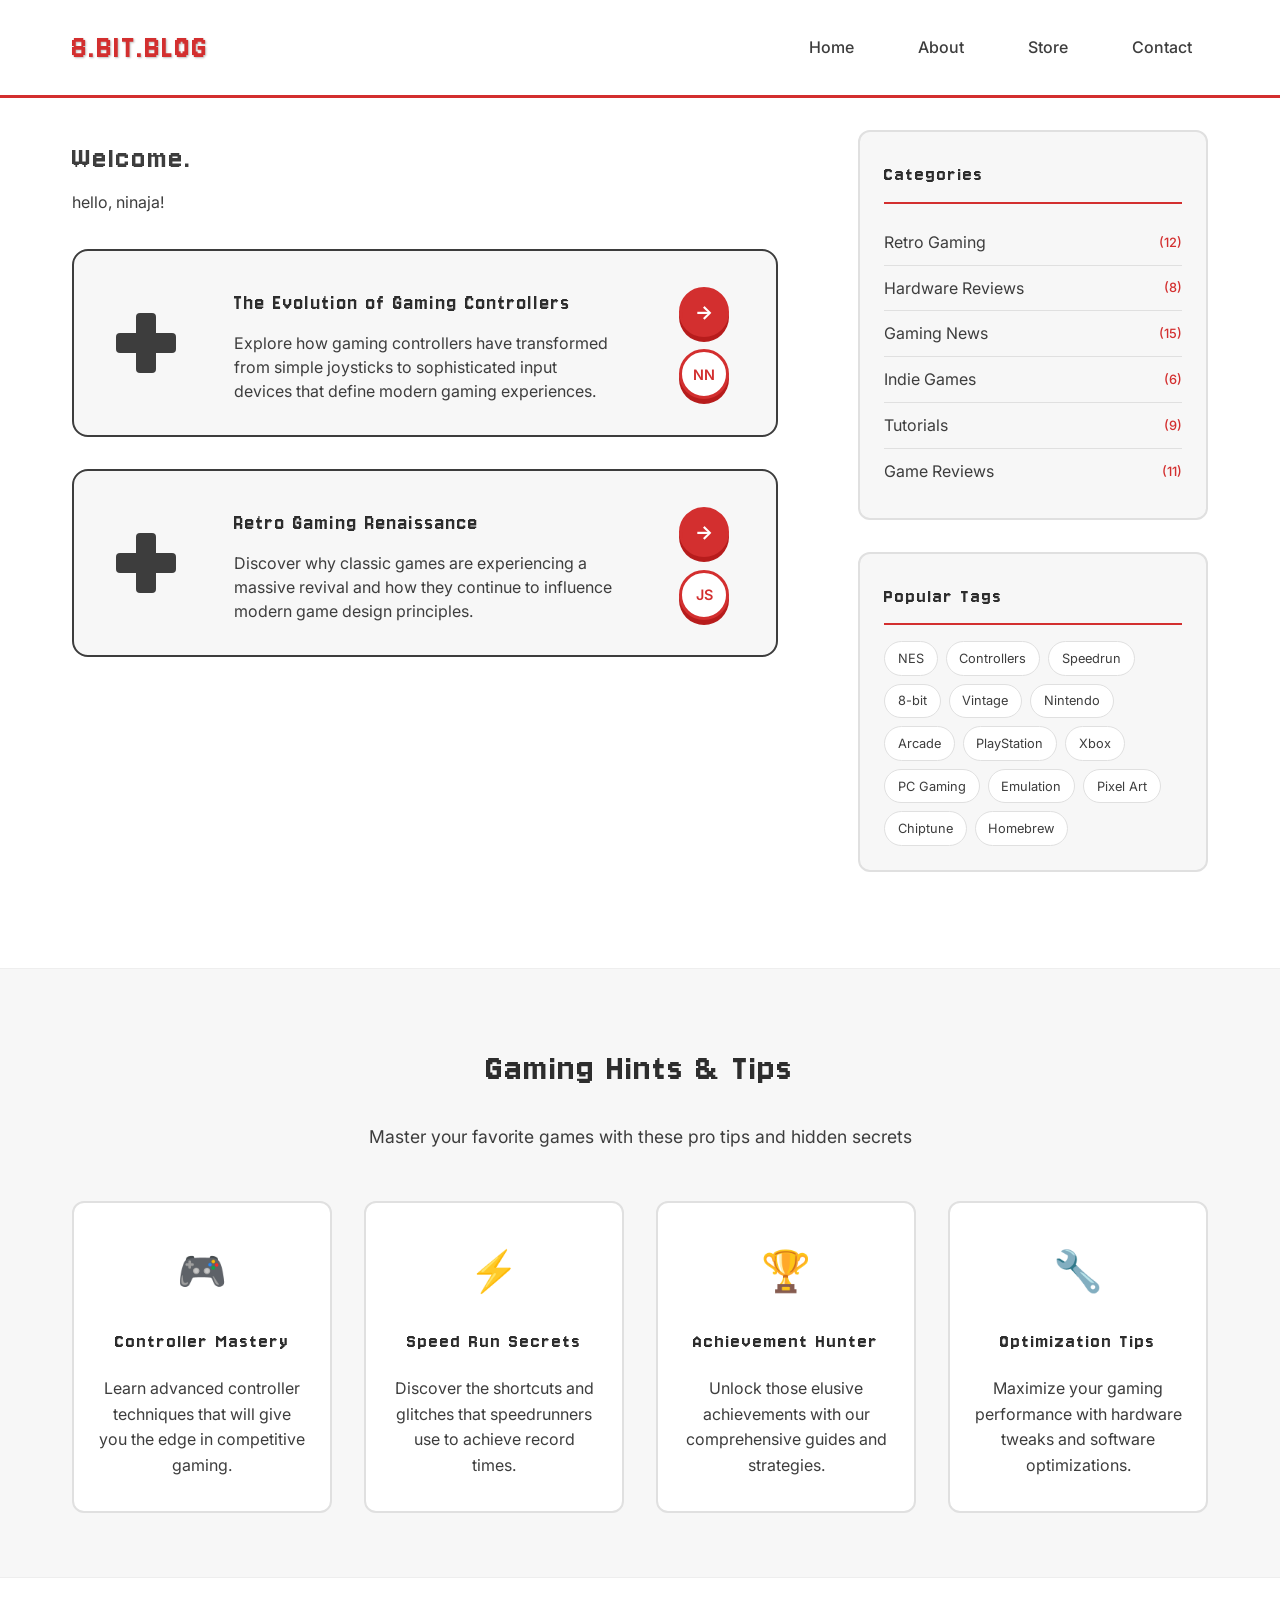
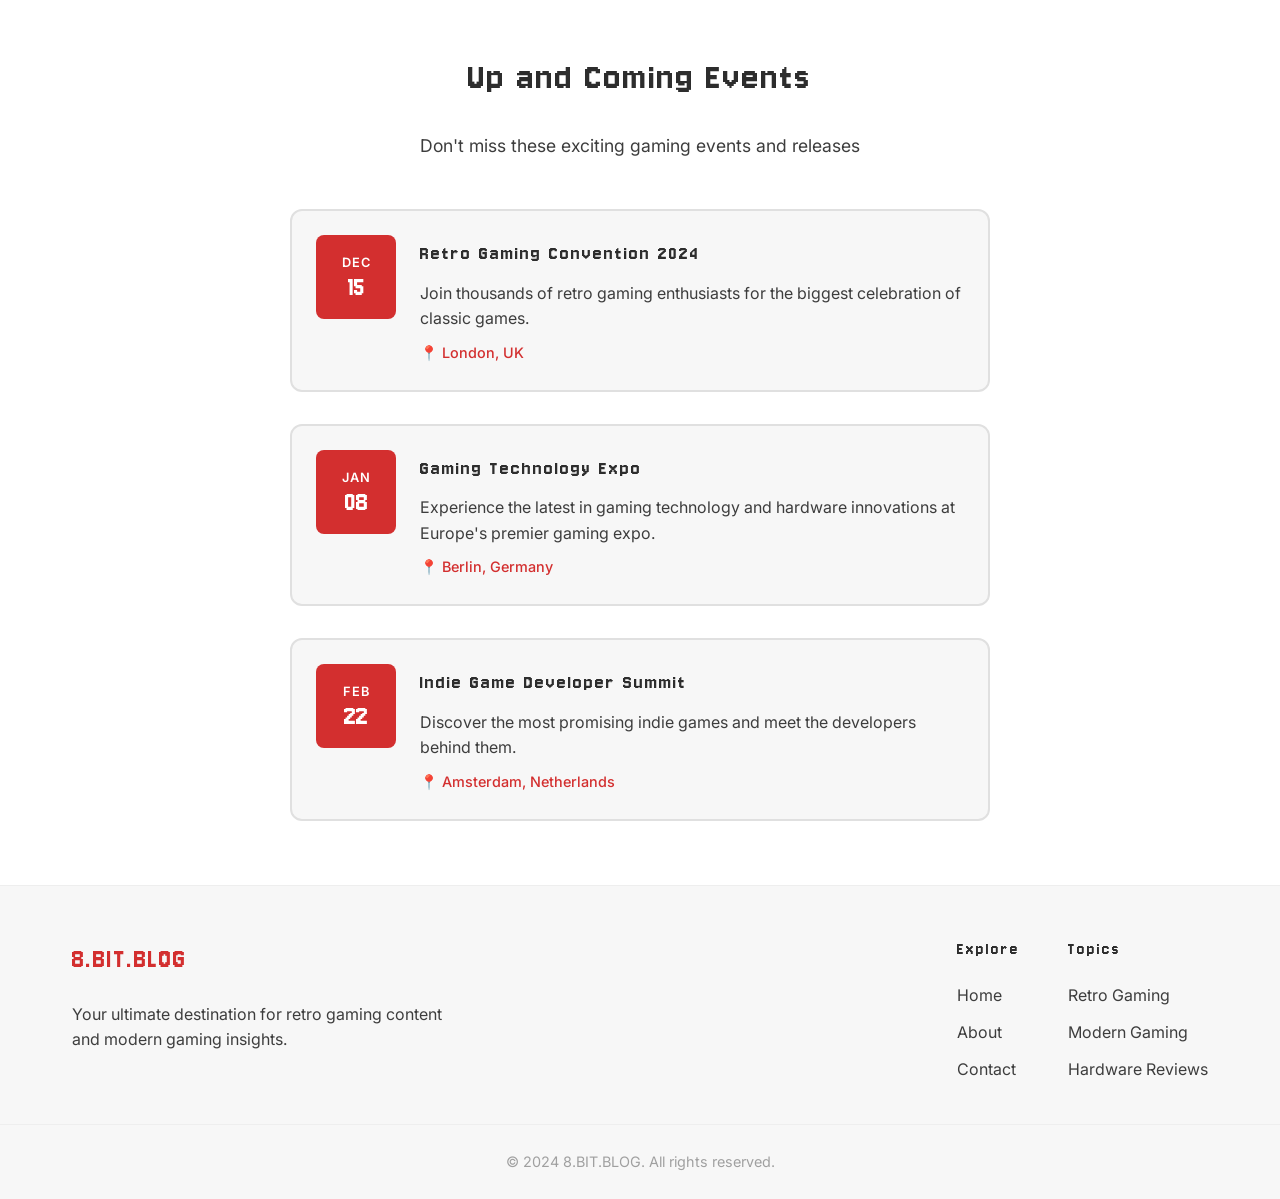
<file: index.html>
<html lang="en">

<head>
  <meta charset="UTF-8" />
  <meta name="viewport" content="width=device-width, initial-scale=1.0" />
  <title>8.BIT.BLOG - Nostalgic Gaming Experience</title>
  <link rel="stylesheet" href="assets/styles.css" />
</head>

<body>
  <nav class="navbar">
    <div class="nav-container">
      <a href="index.html" class="nav-logo">8.BIT.BLOG</a>
      <ul class="nav-links">
        <li><a href="index.html">Home</a></li>
        <li><a href="about.html">About</a></li>
        <li><a href="store.html">Store</a></li>
        <li><a href="contact.html">Contact</a></li>
      </ul>
    </div>
  </nav>

  <div class="content">
    <div class="main-layout">
      <!-- Left Column - Blog Content -->
      <div class="blog-section">
        <h1>Welcome.</h1>
        <p>
          hello, ninaja!
        </p>

        <!-- NES Gamepad Card Template -->
        <div class="gamepad-card">
          <div class="card-left">
            <div class="dpad">
              <div class="dpad-vertical"></div>
              <div class="dpad-horizontal"></div>
            </div>
          </div>

          <div class="card-content">
            <h3>The Evolution of Gaming Controllers</h3>
            <p>
              Explore how gaming controllers have transformed from simple
              joysticks to sophisticated input devices that define modern
              gaming experiences.
            </p>
          </div>

          <div class="card-right">
            <div class="action-buttons">
              <button class="action-btn read-more" title="Read More">
                <span class="arrow">→</span>
              </button>
              <button class="action-btn author-btn" title="Author">
                <span class="initials">NN</span>
              </button>
            </div>
          </div>
        </div>

        <!-- Second Card -->
        <div class="gamepad-card">
          <div class="card-left">
            <div class="dpad">
              <div class="dpad-vertical"></div>
              <div class="dpad-horizontal"></div>
            </div>
          </div>

          <div class="card-content">
            <h3>Retro Gaming Renaissance</h3>
            <p>
              Discover why classic games are experiencing a massive revival
              and how they continue to influence modern game design
              principles.
            </p>
          </div>

          <div class="card-right">
            <div class="action-buttons">
              <button class="action-btn read-more" title="Read More">
                <span class="arrow">→</span>
              </button>
              <button class="action-btn author-btn" title="Author">
                <span class="initials">JS</span>
              </button>
            </div>
          </div>
        </div>
      </div>
      <!-- End of Left Column -->

      <!-- Right Column - Tags and Categories -->
      <div class="sidebar-section">
        <!-- Categories -->
        <div class="sidebar-widget">
          <h3>Categories</h3>
          <ul class="category-list">
            <li><a href="#" class="category-item">Retro Gaming <span class="count">(12)</span></a></li>
            <li><a href="#" class="category-item">Hardware Reviews <span class="count">(8)</span></a></li>
            <li><a href="#" class="category-item">Gaming News <span class="count">(15)</span></a></li>
            <li><a href="#" class="category-item">Indie Games <span class="count">(6)</span></a></li>
            <li><a href="#" class="category-item">Tutorials <span class="count">(9)</span></a></li>
            <li><a href="#" class="category-item">Game Reviews <span class="count">(11)</span></a></li>
          </ul>
        </div>

        <!-- Tags -->
        <div class="sidebar-widget">
          <h3>Popular Tags</h3>
          <div class="tag-cloud">
            <a href="#" class="tag">NES</a>
            <a href="#" class="tag">Controllers</a>
            <a href="#" class="tag">Speedrun</a>
            <a href="#" class="tag">8-bit</a>
            <a href="#" class="tag">Vintage</a>
            <a href="#" class="tag">Nintendo</a>
            <a href="#" class="tag">Arcade</a>
            <a href="#" class="tag">PlayStation</a>
            <a href="#" class="tag">Xbox</a>
            <a href="#" class="tag">PC Gaming</a>
            <a href="#" class="tag">Emulation</a>
            <a href="#" class="tag">Pixel Art</a>
            <a href="#" class="tag">Chiptune</a>
            <a href="#" class="tag">Homebrew</a>
          </div>
        </div>

      </div>
    </div>
  </div>

  <!-- Gaming Hints Section - Full Width -->
  <div class="hints-section">
    <div class="hints-container">
      <h2>Gaming Hints & Tips</h2>
      <p class="hints-subtitle">
        Master your favorite games with these pro tips and hidden secrets
      </p>

      <div class="hints-grid">
        <div class="hint-card">
          <div class="hint-icon">🎮</div>
          <h3>Controller Mastery</h3>
          <p>
            Learn advanced controller techniques that will give you the edge
            in competitive gaming.
          </p>
        </div>

        <div class="hint-card">
          <div class="hint-icon">⚡</div>
          <h3>Speed Run Secrets</h3>
          <p>
            Discover the shortcuts and glitches that speedrunners use to
            achieve record times.
          </p>
        </div>

        <div class="hint-card">
          <div class="hint-icon">🏆</div>
          <h3>Achievement Hunter</h3>
          <p>
            Unlock those elusive achievements with our comprehensive guides
            and strategies.
          </p>
        </div>

        <div class="hint-card">
          <div class="hint-icon">🔧</div>
          <h3>Optimization Tips</h3>
          <p>
            Maximize your gaming performance with hardware tweaks and software
            optimizations.
          </p>
        </div>
      </div>
    </div>
  </div>

  <!-- Up and Coming Events Section -->
  <div class="events-section">
    <div class="events-container">
      <h2>Up and Coming Events</h2>
      <p class="events-subtitle">Don't miss these exciting gaming events and releases</p>

      <div class="events-timeline">
        <div class="event-item">
          <div class="event-date">
            <span class="month">DEC</span>
            <span class="day">15</span>
          </div>
          <div class="event-content">
            <h3>Retro Gaming Convention 2024</h3>
            <p>Join thousands of retro gaming enthusiasts for the biggest celebration of classic games.</p>
            <span class="event-location">📍 London, UK</span>
          </div>
        </div>

        <div class="event-item">
          <div class="event-date">
            <span class="month">JAN</span>
            <span class="day">08</span>
          </div>
          <div class="event-content">
            <h3>Gaming Technology Expo</h3>
            <p>Experience the latest in gaming technology and hardware innovations at Europe's premier gaming expo.</p>
            <span class="event-location">📍 Berlin, Germany</span>
          </div>
        </div>

        <div class="event-item">
          <div class="event-date">
            <span class="month">FEB</span>
            <span class="day">22</span>
          </div>
          <div class="event-content">
            <h3>Indie Game Developer Summit</h3>
            <p>Discover the most promising indie games and meet the developers behind them.</p>
            <span class="event-location">📍 Amsterdam, Netherlands</span>
          </div>
        </div>
      </div>
    </div>
  </div>

  <footer class="footer">
    <div class="footer-container">
      <div class="footer-brand">
        <h3>8.BIT.BLOG</h3>
        <p>
          Your ultimate destination for retro gaming content and modern gaming
          insights.
        </p>
      </div>

      <div class="footer-links">
        <div class="footer-section">
          <h4>Explore</h4>
          <ul>
            <li><a href="index.html">Home</a></li>
            <li><a href="about.html">About</a></li>
            <li><a href="contact.html">Contact</a></li>
          </ul>
        </div>

        <div class="footer-section">
          <h4>Topics</h4>
          <ul>
            <li><a href="#">Retro Gaming</a></li>
            <li><a href="#">Modern Gaming</a></li>
            <li><a href="#">Hardware Reviews</a></li>
          </ul>
        </div>
      </div>
    </div>

    <div class="footer-bottom">
      <p>&copy; 2024 8.BIT.BLOG. All rights reserved.</p>
    </div>
  </footer>
</body>

</html>
</file>
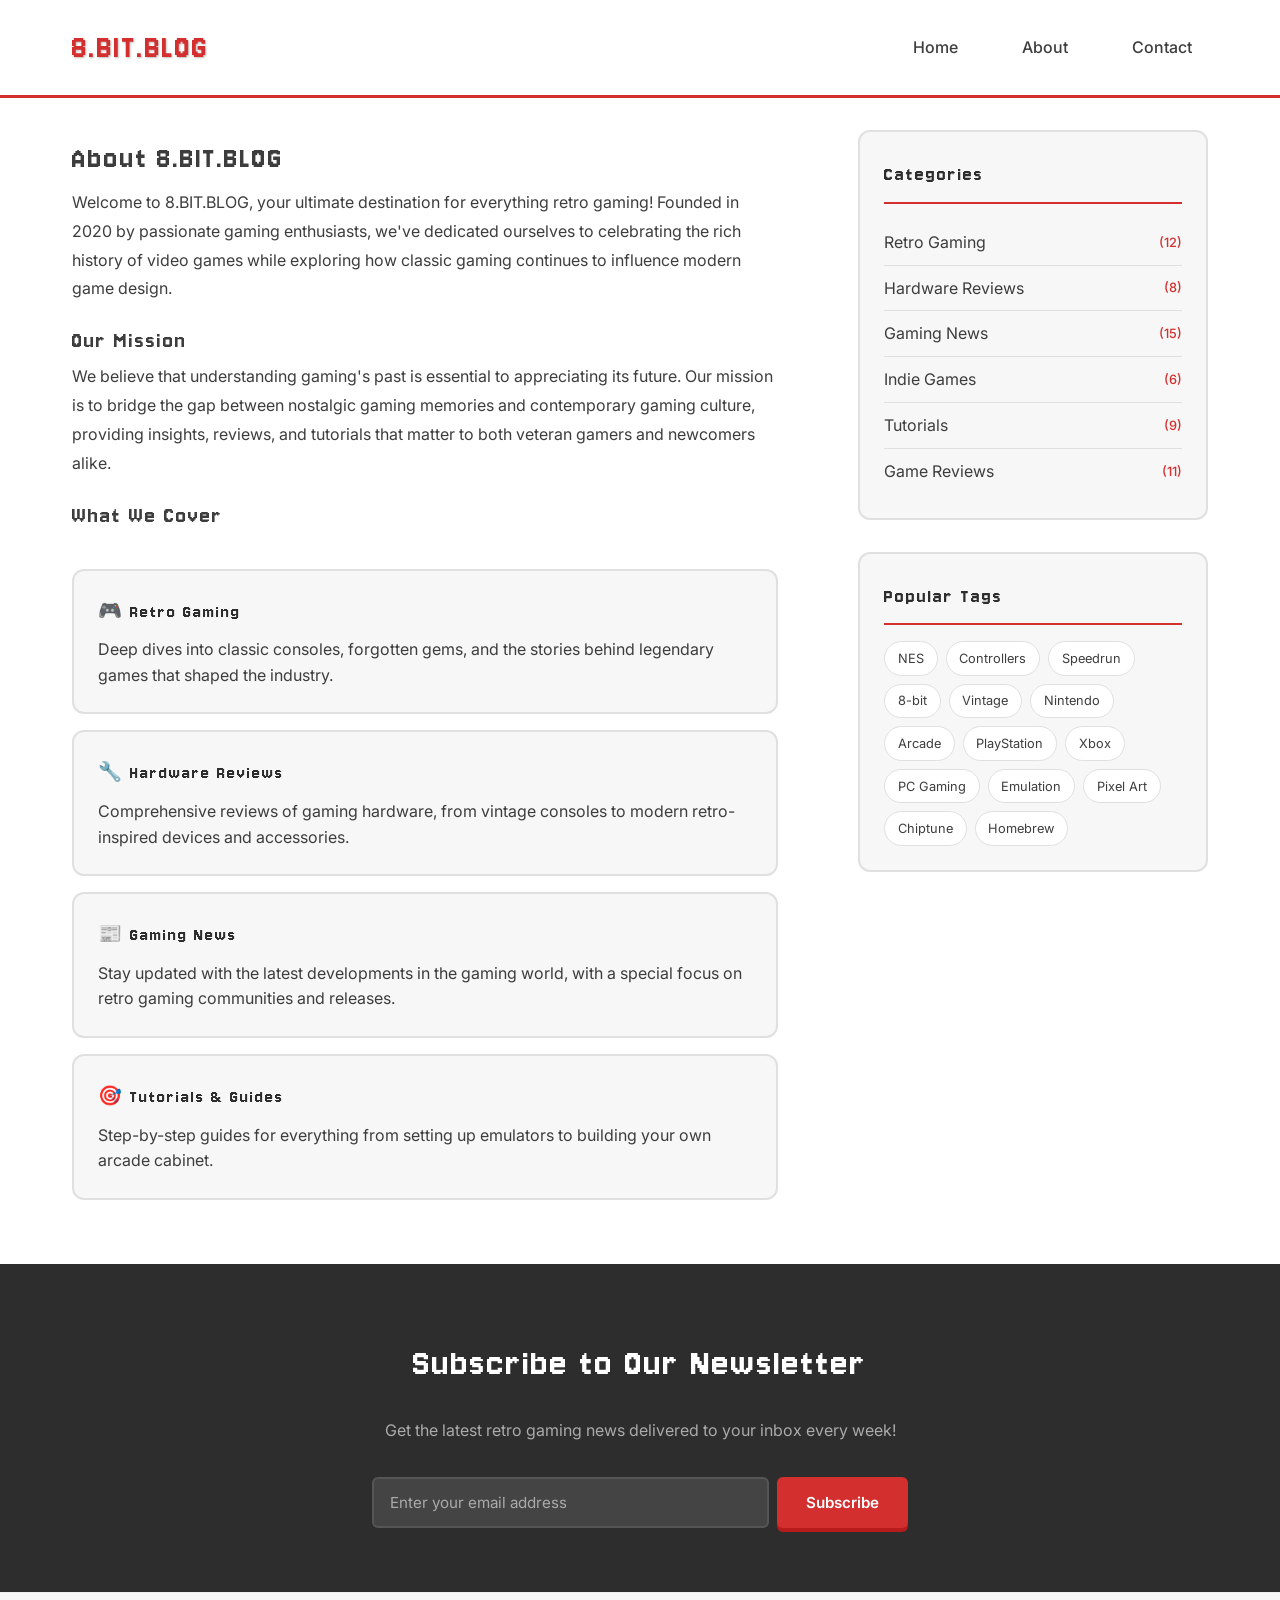
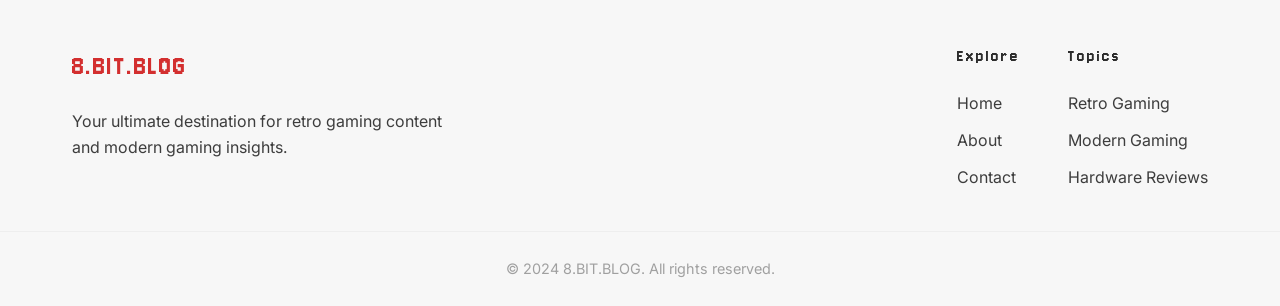
<file: about.html>
<html lang="en">
  <head>
    <meta charset="UTF-8" />
    <meta name="viewport" content="width=device-width, initial-scale=1.0" />
    <title>About - 8.BIT.BLOG</title>
    <link rel="stylesheet" href="assets/styles.css" />
  </head>
  <body>
    <nav class="navbar">
      <div class="nav-container">
        <a href="index.html" class="nav-logo">8.BIT.BLOG</a>
        <ul class="nav-links">
          <li><a href="index.html">Home</a></li>
          <li><a href="about.html">About</a></li>
          <li><a href="contact.html">Contact</a></li>
        </ul>
      </div>
    </nav>

    <div class="content">
      <div class="main-layout">
        <!-- Left Column - About Content -->
        <div class="blog-section">
          <h1>About 8.BIT.BLOG</h1>
          <p>
            Welcome to 8.BIT.BLOG, your ultimate destination for everything
            retro gaming! Founded in 2020 by passionate gaming enthusiasts,
            we've dedicated ourselves to celebrating the rich history of video
            games while exploring how classic gaming continues to influence
            modern game design.
          </p>

          <h2>Our Mission</h2>
          <p>
            We believe that understanding gaming's past is essential to
            appreciating its future. Our mission is to bridge the gap between
            nostalgic gaming memories and contemporary gaming culture, providing
            insights, reviews, and tutorials that matter to both veteran gamers
            and newcomers alike.
          </p>

          <h2>What We Cover</h2>
          <div class="about-topics">
            <div class="topic-item">
              <h3>🎮 Retro Gaming</h3>
              <p>
                Deep dives into classic consoles, forgotten gems, and the
                stories behind legendary games that shaped the industry.
              </p>
            </div>

            <div class="topic-item">
              <h3>🔧 Hardware Reviews</h3>
              <p>
                Comprehensive reviews of gaming hardware, from vintage consoles
                to modern retro-inspired devices and accessories.
              </p>
            </div>

            <div class="topic-item">
              <h3>📰 Gaming News</h3>
              <p>
                Stay updated with the latest developments in the gaming world,
                with a special focus on retro gaming communities and releases.
              </p>
            </div>

            <div class="topic-item">
              <h3>🎯 Tutorials & Guides</h3>
              <p>
                Step-by-step guides for everything from setting up emulators to
                building your own arcade cabinet.
              </p>
            </div>
          </div>
        </div>

        <!-- Right Column - Sidebar -->
        <div class="sidebar-section">
          <!-- Categories -->
          <div class="sidebar-widget">
            <h3>Categories</h3>
            <ul class="category-list">
              <li>
                <a href="#" class="category-item"
                  >Retro Gaming <span class="count">(12)</span></a
                >
              </li>
              <li>
                <a href="#" class="category-item"
                  >Hardware Reviews <span class="count">(8)</span></a
                >
              </li>
              <li>
                <a href="#" class="category-item"
                  >Gaming News <span class="count">(15)</span></a
                >
              </li>
              <li>
                <a href="#" class="category-item"
                  >Indie Games <span class="count">(6)</span></a
                >
              </li>
              <li>
                <a href="#" class="category-item"
                  >Tutorials <span class="count">(9)</span></a
                >
              </li>
              <li>
                <a href="#" class="category-item"
                  >Game Reviews <span class="count">(11)</span></a
                >
              </li>
            </ul>
          </div>

          <!-- Tags -->
          <div class="sidebar-widget">
            <h3>Popular Tags</h3>
            <div class="tag-cloud">
              <a href="#" class="tag">NES</a>
              <a href="#" class="tag">Controllers</a>
              <a href="#" class="tag">Speedrun</a>
              <a href="#" class="tag">8-bit</a>
              <a href="#" class="tag">Vintage</a>
              <a href="#" class="tag">Nintendo</a>
              <a href="#" class="tag">Arcade</a>
              <a href="#" class="tag">PlayStation</a>
              <a href="#" class="tag">Xbox</a>
              <a href="#" class="tag">PC Gaming</a>
              <a href="#" class="tag">Emulation</a>
              <a href="#" class="tag">Pixel Art</a>
              <a href="#" class="tag">Chiptune</a>
              <a href="#" class="tag">Homebrew</a>
            </div>
          </div>
        </div>
      </div>
    </div>

    <!-- Newsletter Section -->
    <div class="newsletter-section">
      <div class="newsletter-container">
        <h2>Subscribe to Our Newsletter</h2>
        <p>Get the latest retro gaming news delivered to your inbox every week!</p>
        <form class="newsletter-big-form" id="newsletterForm">
          <input type="email" id="newsletterEmail" placeholder="Enter your email address" required />
          <button type="submit">Subscribe</button>
        </form>
        <p class="newsletter-success" id="newsletterSuccess">
          Email has been sent! Thank you for subscribing.
        </p>
      </div>
    </div>

    <script>
      document.getElementById('newsletterForm').addEventListener('submit', function(e) {
        e.preventDefault();
        this.style.display = 'none';
        document.getElementById('newsletterSuccess').style.display = 'block';
      });
    </script>

    <footer class="footer">
      <div class="footer-container">
        <div class="footer-brand">
          <h3>8.BIT.BLOG</h3>
          <p>
            Your ultimate destination for retro gaming content and modern gaming
            insights.
          </p>
        </div>

        <div class="footer-links">
          <div class="footer-section">
            <h4>Explore</h4>
            <ul>
              <li><a href="index.html">Home</a></li>
              <li><a href="about.html">About</a></li>
              <li><a href="contact.html">Contact</a></li>
            </ul>
          </div>

          <div class="footer-section">
            <h4>Topics</h4>
            <ul>
              <li><a href="#">Retro Gaming</a></li>
              <li><a href="#">Modern Gaming</a></li>
              <li><a href="#">Hardware Reviews</a></li>
            </ul>
          </div>
        </div>
      </div>

      <div class="footer-bottom">
        <p>&copy; 2024 8.BIT.BLOG. All rights reserved.</p>
      </div>
    </footer>
  </body>
</html>
</file>
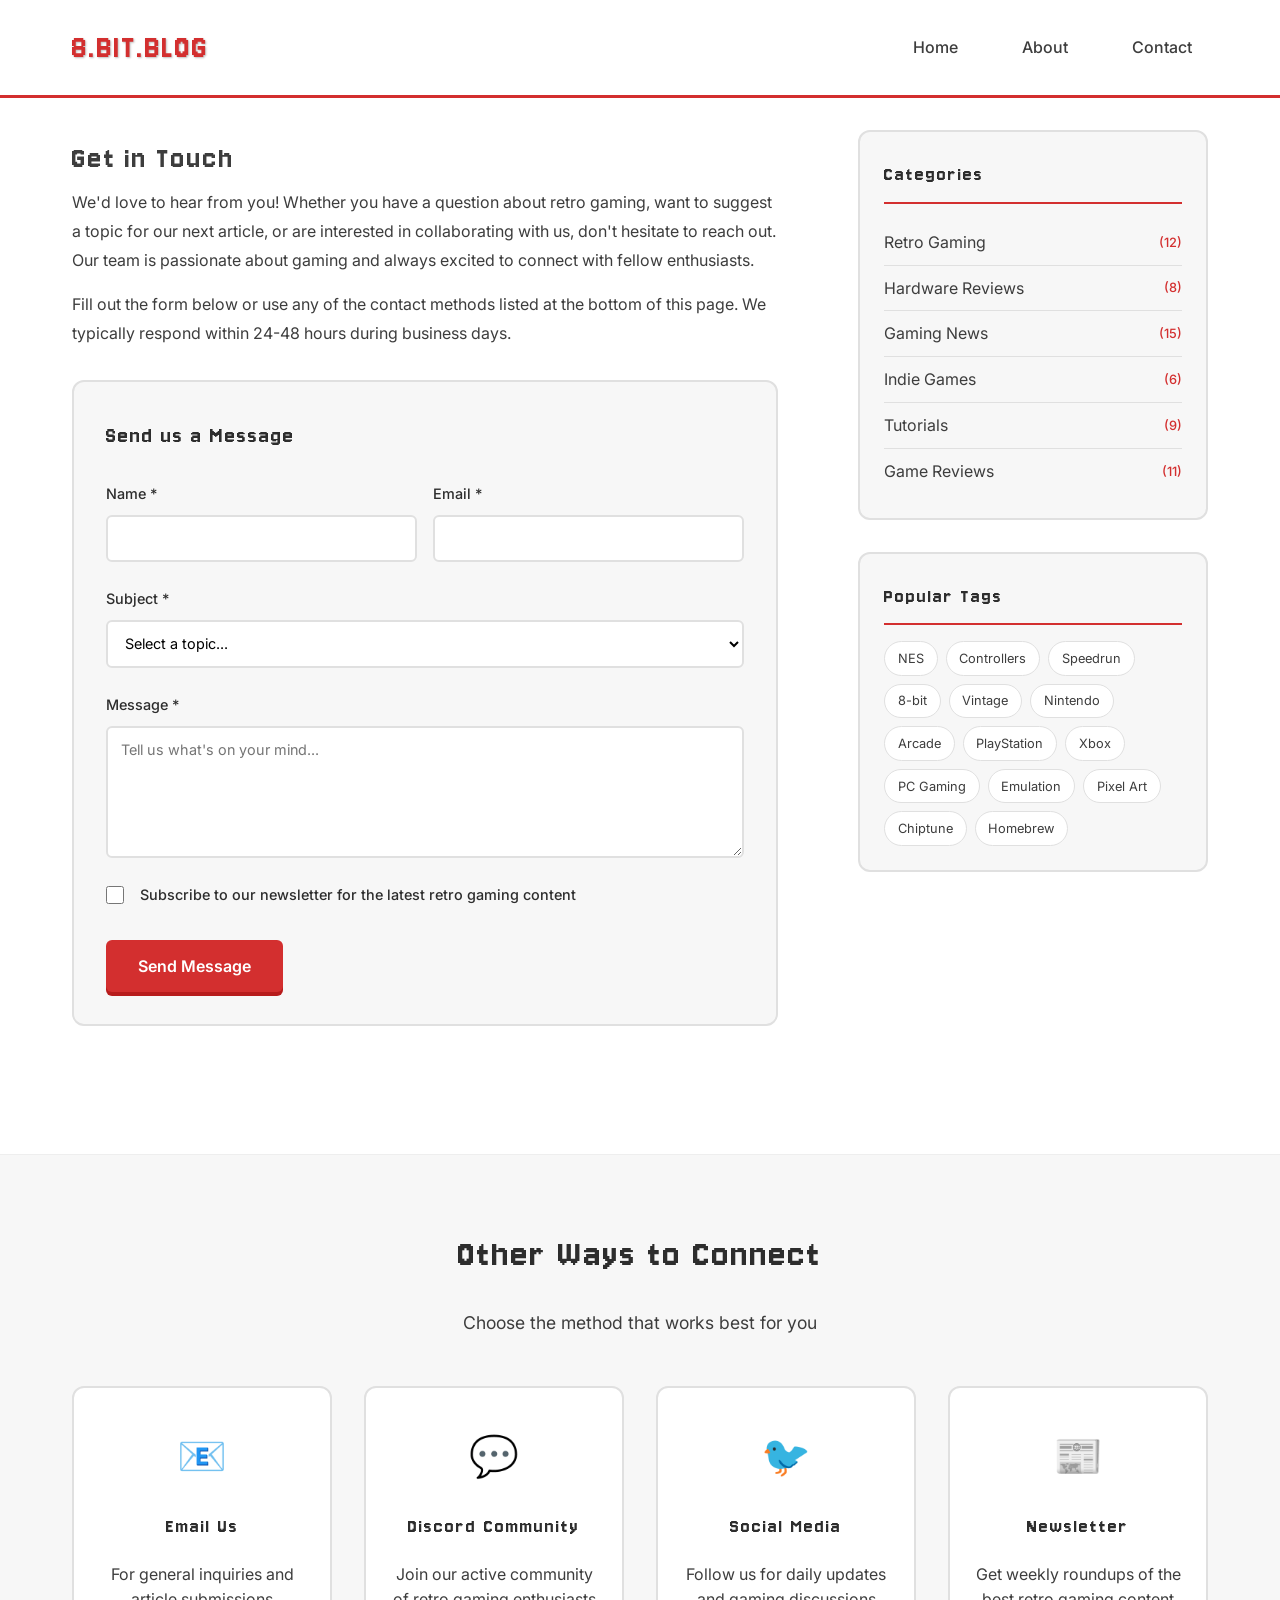
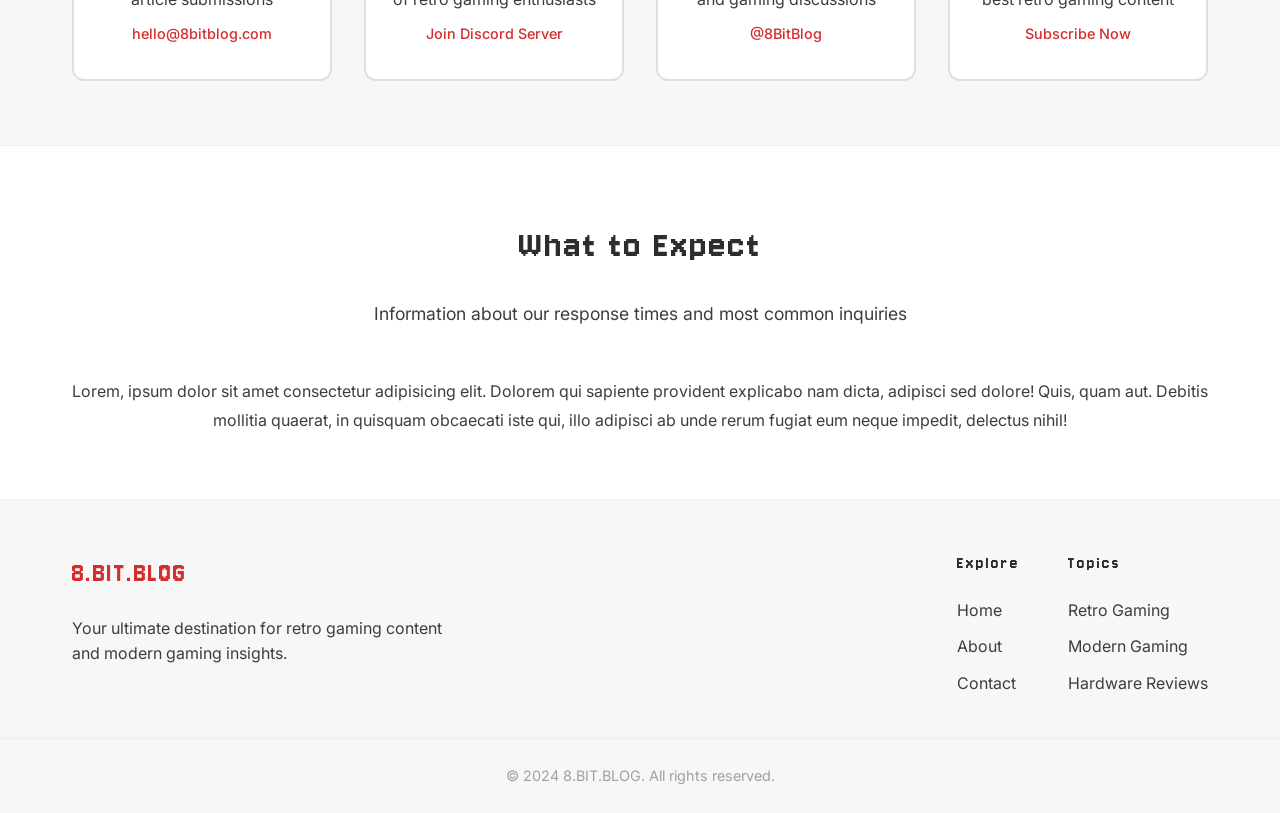
<file: contact.html>
<html lang="en">
  <head>
    <meta charset="UTF-8" />
    <meta name="viewport" content="width=device-width, initial-scale=1.0" />
    <title>Contact - 8.BIT.BLOG</title>
    <link rel="stylesheet" href="assets/styles.css" />
  </head>
  <body>
    <nav class="navbar">
      <div class="nav-container">
        <a href="index.html" class="nav-logo">8.BIT.BLOG</a>
        <ul class="nav-links">
          <li><a href="index.html">Home</a></li>
          <li><a href="about.html">About</a></li>
          <li><a href="contact.html">Contact</a></li>
        </ul>
      </div>
    </nav>

    <div class="content">
      <div class="main-layout">
        <!-- Left Column - Contact Content -->
        <div class="blog-section">
          <h1>Get in Touch</h1>
          <p>
            We'd love to hear from you! Whether you have a question about retro
            gaming, want to suggest a topic for our next article, or are
            interested in collaborating with us, don't hesitate to reach out.
            Our team is passionate about gaming and always excited to connect
            with fellow enthusiasts.
          </p>
          <p>
            Fill out the form below or use any of the contact methods listed at
            the bottom of this page. We typically respond within 24-48 hours
            during business days.
          </p>

          <!-- Contact Form Section -->
          <div class="contact-form-section">
            <h2>Send us a Message</h2>
            <form class="contact-form" action="#" method="POST">
              <div class="form-row">
                <div class="form-group">
                  <label for="name">Name *</label>
                  <input type="text" id="name" name="name" required />
                </div>
                <div class="form-group">
                  <label for="email">Email *</label>
                  <input type="email" id="email" name="email" required />
                </div>
              </div>

              <div class="form-group">
                <label for="subject">Subject *</label>
                <select id="subject" name="subject" required>
                  <option value="">Select a topic...</option>
                  <option value="general">General Inquiry</option>
                  <option value="article-suggestion">Article Suggestion</option>
                  <option value="collaboration">Collaboration</option>
                  <option value="hardware-review">
                    Hardware Review Request
                  </option>
                  <option value="technical-support">Technical Support</option>
                  <option value="feedback">Website Feedback</option>
                </select>
              </div>

              <div class="form-group">
                <label for="message">Message *</label>
                <textarea
                  id="message"
                  name="message"
                  rows="6"
                  placeholder="Tell us what's on your mind..."
                  required
                ></textarea>
              </div>

              <div class="form-group checkbox-group">
                <label class="checkbox-label">
                  <input type="checkbox" id="newsletter" name="newsletter" />
                  <span class="checkmark"></span>
                  Subscribe to our newsletter for the latest retro gaming
                  content
                </label>
              </div>

              <button type="submit" class="contact-submit-btn">
                Send Message
              </button>
            </form>
          </div>
        </div>

        <!-- Right Column - Sidebar -->
        <div class="sidebar-section">
          <!-- Categories -->
          <div class="sidebar-widget">
            <h3>Categories</h3>
            <ul class="category-list">
              <li>
                <a href="#" class="category-item"
                  >Retro Gaming <span class="count">(12)</span></a
                >
              </li>
              <li>
                <a href="#" class="category-item"
                  >Hardware Reviews <span class="count">(8)</span></a
                >
              </li>
              <li>
                <a href="#" class="category-item"
                  >Gaming News <span class="count">(15)</span></a
                >
              </li>
              <li>
                <a href="#" class="category-item"
                  >Indie Games <span class="count">(6)</span></a
                >
              </li>
              <li>
                <a href="#" class="category-item"
                  >Tutorials <span class="count">(9)</span></a
                >
              </li>
              <li>
                <a href="#" class="category-item"
                  >Game Reviews <span class="count">(11)</span></a
                >
              </li>
            </ul>
          </div>

          <!-- Tags -->
          <div class="sidebar-widget">
            <h3>Popular Tags</h3>
            <div class="tag-cloud">
              <a href="#" class="tag">NES</a>
              <a href="#" class="tag">Controllers</a>
              <a href="#" class="tag">Speedrun</a>
              <a href="#" class="tag">8-bit</a>
              <a href="#" class="tag">Vintage</a>
              <a href="#" class="tag">Nintendo</a>
              <a href="#" class="tag">Arcade</a>
              <a href="#" class="tag">PlayStation</a>
              <a href="#" class="tag">Xbox</a>
              <a href="#" class="tag">PC Gaming</a>
              <a href="#" class="tag">Emulation</a>
              <a href="#" class="tag">Pixel Art</a>
              <a href="#" class="tag">Chiptune</a>
              <a href="#" class="tag">Homebrew</a>
            </div>
          </div>
        </div>
      </div>
    </div>

    <!-- Contact Details Section - Full Width -->
    <div class="hints-section">
      <div class="hints-container">
        <h2>Other Ways to Connect</h2>
        <p class="hints-subtitle">Choose the method that works best for you</p>

        <div class="hints-grid">
          <div class="hint-card">
            <div class="hint-icon">📧</div>
            <h3>Email Us</h3>
            <p>For general inquiries and article submissions</p>
            <a href="mailto:hello@8bitblog.com" class="contact-link"
              >hello@8bitblog.com</a
            >
          </div>

          <div class="hint-card">
            <div class="hint-icon">💬</div>
            <h3>Discord Community</h3>
            <p>Join our active community of retro gaming enthusiasts</p>
            <a href="#" class="contact-link">Join Discord Server</a>
          </div>

          <div class="hint-card">
            <div class="hint-icon">🐦</div>
            <h3>Social Media</h3>
            <p>Follow us for daily updates and gaming discussions</p>
            <a href="#" class="contact-link">@8BitBlog</a>
          </div>

          <div class="hint-card">
            <div class="hint-icon">📰</div>
            <h3>Newsletter</h3>
            <p>Get weekly roundups of the best retro gaming content</p>
            <a href="#" class="contact-link">Subscribe Now</a>
          </div>
        </div>
      </div>
    </div>

    <!-- Response Times & FAQ Section -->
    <div class="events-section">
      <div class="events-container">
        <h2>What to Expect</h2>
        <p class="events-subtitle">
          Information about our response times and most common inquiries
        </p>
        <p>
          Lorem, ipsum dolor sit amet consectetur adipisicing elit. Dolorem qui
          sapiente provident explicabo nam dicta, adipisci sed dolore! Quis,
          quam aut. Debitis mollitia quaerat, in quisquam obcaecati iste qui,
          illo adipisci ab unde rerum fugiat eum neque impedit, delectus nihil!
        </p>
      </div>
    </div>

    <footer class="footer">
      <div class="footer-container">
        <div class="footer-brand">
          <h3>8.BIT.BLOG</h3>
          <p>
            Your ultimate destination for retro gaming content and modern gaming
            insights.
          </p>
        </div>

        <div class="footer-links">
          <div class="footer-section">
            <h4>Explore</h4>
            <ul>
              <li><a href="index.html">Home</a></li>
              <li><a href="about.html">About</a></li>
              <li><a href="contact.html">Contact</a></li>
            </ul>
          </div>

          <div class="footer-section">
            <h4>Topics</h4>
            <ul>
              <li><a href="#">Retro Gaming</a></li>
              <li><a href="#">Modern Gaming</a></li>
              <li><a href="#">Hardware Reviews</a></li>
            </ul>
          </div>
        </div>
      </div>

      <div class="footer-bottom">
        <p>&copy; 2024 8.BIT.BLOG. All rights reserved.</p>
      </div>
    </footer>
  </body>
</html>
</file>
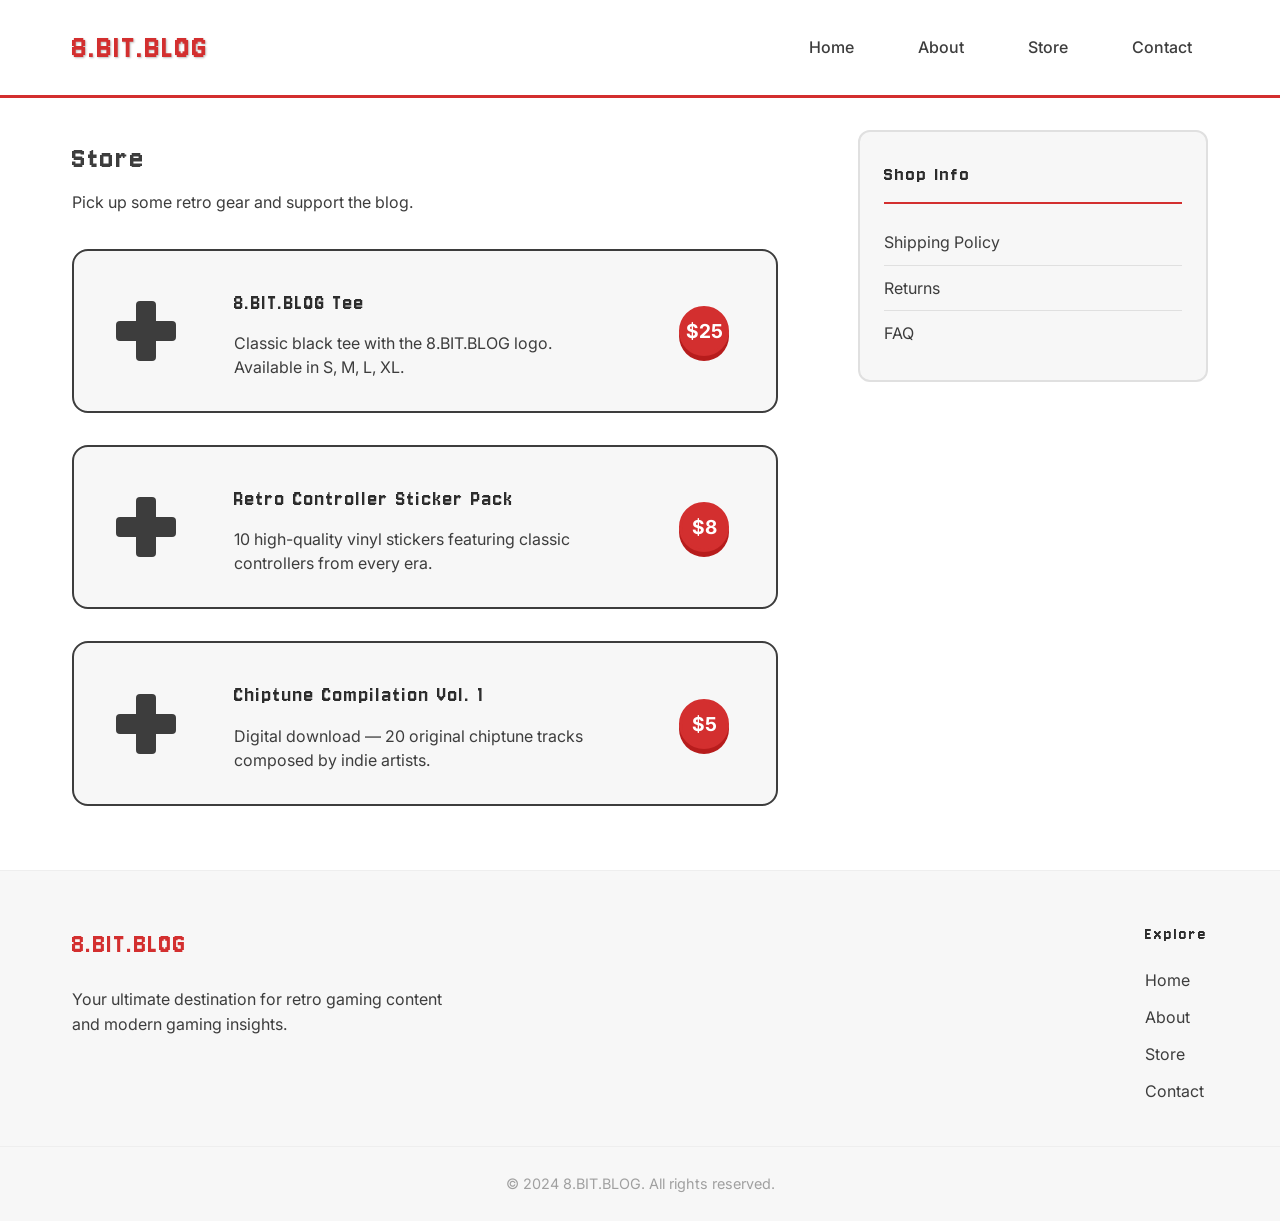
<file: store.html>
<html lang="en">

<head>
  <meta charset="UTF-8" />
  <meta name="viewport" content="width=device-width, initial-scale=1.0" />
  <title>8.BIT.BLOG - Store</title>
  <link rel="stylesheet" href="assets/styles.css" />
</head>

<body>
  <nav class="navbar">
    <div class="nav-container">
      <a href="index.html" class="nav-logo">8.BIT.BLOG</a>
      <ul class="nav-links">
        <li><a href="index.html">Home</a></li>
        <li><a href="about.html">About</a></li>
        <li>
          <a href="store.html">Store</a>
        </li>
        <li><a href="contact.html">Contact</a></li>
      </ul>
    </div>
  </nav>

  <div class="content">
    <div class="main-layout">
      <div class="blog-section">
        <h1>Store</h1>
        <p>Pick up some retro gear and support the blog.</p>

        <div class="gamepad-card">
          <div class="card-left">
            <div class="dpad">
              <div class="dpad-vertical"></div>
              <div class="dpad-horizontal"></div>
            </div>
          </div>
          <div class="card-content">
            <h3>8.BIT.BLOG Tee</h3>
            <p>Classic black tee with the 8.BIT.BLOG logo. Available in S, M, L, XL.</p>
          </div>
          <div class="card-right">
            <div class="action-buttons">
              <button class="action-btn read-more" title="Buy">
                <span class="arrow">$25</span>
              </button>
            </div>
          </div>
        </div>

        <div class="gamepad-card">
          <div class="card-left">
            <div class="dpad">
              <div class="dpad-vertical"></div>
              <div class="dpad-horizontal"></div>
            </div>
          </div>
          <div class="card-content">
            <h3>Retro Controller Sticker Pack</h3>
            <p>10 high-quality vinyl stickers featuring classic controllers from every era.</p>
          </div>
          <div class="card-right">
            <div class="action-buttons">
              <button class="action-btn read-more" title="Buy">
                <span class="arrow">$8</span>
              </button>
            </div>
          </div>
        </div>

        <div class="gamepad-card">
          <div class="card-left">
            <div class="dpad">
              <div class="dpad-vertical"></div>
              <div class="dpad-horizontal"></div>
            </div>
          </div>
          <div class="card-content">
            <h3>Chiptune Compilation Vol. 1</h3>
            <p>Digital download — 20 original chiptune tracks composed by indie artists.</p>
          </div>
          <div class="card-right">
            <div class="action-buttons">
              <button class="action-btn read-more" title="Buy">
                <span class="arrow">$5</span>
              </button>
            </div>
          </div>
        </div>
      </div>

      <div class="sidebar-section">
        <div class="sidebar-widget">
          <h3>Shop Info</h3>
          <ul class="category-list">
            <li><a href="#" class="category-item">Shipping Policy</a></li>
            <li><a href="#" class="category-item">Returns</a></li>
            <li><a href="#" class="category-item">FAQ</a></li>
          </ul>
        </div>
      </div>
    </div>
  </div>

  <footer class="footer">
    <div class="footer-container">
      <div class="footer-brand">
        <h3>8.BIT.BLOG</h3>
        <p>Your ultimate destination for retro gaming content and modern gaming insights.</p>
      </div>
      <div class="footer-links">
        <div class="footer-section">
          <h4>Explore</h4>
          <ul>
            <li><a href="index.html">Home</a></li>
            <li><a href="about.html">About</a></li>
            <li><a href="store.html">Store</a></li>
            <li><a href="contact.html">Contact</a></li>
          </ul>
        </div>
      </div>
    </div>
    <div class="footer-bottom">
      <p>&copy; 2024 8.BIT.BLOG. All rights reserved.</p>
    </div>
  </footer>
</body>

</html>
</file>
<file: assets/styles.css>
/* Import fonts from Google Fonts */
@import url("https://fonts.googleapis.com/css2?family=Jersey+10&family=Inter:wght@300;400;500;600&display=swap");

/* Retro Gaming Color Scheme - Inspired by classic NES gamepad */
:root {
  --retro-dark: #2d2d2d;
  --retro-grey: #3d3d3d;
  --retro-light: #f7f7f7;
  --retro-red: #d32f2f;
  --retro-white: #ffffff;
  --retro-shadow: rgba(42, 42, 42, 0.3);
  --retro-letter-spacing: 2px;
  /* storefront accent color — practice changing this */
  --store-accent: #1565c0;
}

/* Global styles */
* {
  margin: 0;
  padding: 0;
  box-sizing: border-box;
}

body {
  font-family: "Inter", sans-serif;
  background: var(--retro-white);
  min-height: 100vh;
  color: var(--retro-grey);
  line-height: 1.8;
}

/* Headings */
h1,
h2,
h3,
h4,
h5,
h6 {
  font-weight: normal;
  font-family: "Jersey 10", cursive;
  letter-spacing: var(--retro-letter-spacing);
}

/* Navbar styling */
.navbar {
  background: var(--retro-white);
  border-bottom: 3px solid var(--retro-red);
}

.nav-container {
  max-width: 1200px;
  margin: 0 auto;
  display: flex;
  justify-content: space-between;
  align-items: center;
  padding: 1rem 2rem;
}

.nav-logo {
  font-size: 2.2rem;
  color: var(--retro-red);
  text-decoration: none;
  text-shadow: 1px 1px 2px var(--retro-shadow);
  font-weight: normal;
  font-family: "Jersey 10", cursive;
  letter-spacing: var(--retro-letter-spacing);
}

.nav-links {
  display: flex;
  list-style: none;
  gap: 2rem;
}

.nav-links a {
  color: var(--retro-grey);
  text-decoration: none;
  font-family: "Inter", sans-serif;
  font-weight: 500;
  padding: 0.5rem 1rem;
  transition: all 0.1s ease;
}

.nav-links a:hover {
  color: var(--retro-red);
}

/* Main title styling */
.main-title {
  text-align: center;
  padding: 3rem 2rem;
  background: rgba(255, 255, 255, 0.1);
  margin: 2rem auto;
  max-width: 800px;
  border-radius: 12px;
  border: 3px solid var(--retro-dark);
  box-shadow: 0 8px 16px var(--retro-shadow);
}

.main-title h1 {
  font-size: 3.5rem;
  color: var(--retro-white);
  text-shadow: 3px 3px 0px var(--retro-red);
  margin-bottom: 1rem;
  font-family: "Jersey 10", cursive;
  letter-spacing: 2px;
}

.main-title .subtitle {
  font-size: 1.2rem;
  color: var(--retro-light);
  font-weight: 500;
  text-transform: uppercase;
  letter-spacing: 1px;
}

/* Content area styling */
.content {
  max-width: 1200px;
  margin: 0 auto;
  padding: 2rem;
}

.content p {
  font-family: "Inter", sans-serif;
  font-weight: 400;
  margin-bottom: 1rem;
}

/* Main Layout - Two Column */
.main-layout {
  display: grid;
  grid-template-columns: 1fr 350px;
  gap: 5rem;
  align-items: start;
}

.blog-section {
  min-width: 0;
  /* Prevents grid overflow */
}

/* Sidebar Section */
.sidebar-section {
  display: flex;
  flex-direction: column;
  gap: 2rem;
}

.sidebar-widget {
  background: var(--retro-light);
  border: 2px solid #e0e0e0;
  border-radius: 12px;
  padding: 1.5rem;
}

.sidebar-widget h3 {
  color: var(--retro-dark);
  margin-bottom: 1rem;
  font-size: 1.3rem;
  border-bottom: 2px solid var(--retro-red);
  padding-bottom: 0.5rem;
}

/* Categories */
.category-list {
  list-style: none;
  padding: 0;
  margin: 0;
}

.category-list li {
  border-bottom: 1px solid #e0e0e0;
  padding: 0.5rem 0;
}

.category-list li:last-child {
  border-bottom: none;
}

.category-item {
  font-family: 'Inter', sans-serif;
  color: var(--retro-grey);
  text-decoration: none;
  display: flex;
  justify-content: space-between;
  align-items: center;
  transition: color 0.2s ease;
}

.category-item:hover {
  color: var(--retro-red);
}

.count {
  font-size: 0.8rem;
  color: var(--retro-red);
  font-weight: 500;
}

/* Tag Cloud */
.tag-cloud {
  display: flex;
  flex-wrap: wrap;
  gap: 0.5rem;
}

.tag {
  font-family: 'Inter', sans-serif;
  background: var(--retro-white);
  color: var(--retro-grey);
  padding: 0.3rem 0.8rem;
  border-radius: 20px;
  text-decoration: none;
  font-size: 0.8rem;
  border: 1px solid #e0e0e0;
  transition: all 0.2s ease;
}

.tag:hover {
  background: var(--retro-red);
  color: var(--retro-white);
  border-color: var(--retro-red);
}


/* About Page Specific Styles */
.about-topics {
  margin: 2rem 0;
}

.topic-item {
  background: var(--retro-light);
  border: 2px solid #e0e0e0;
  border-radius: 12px;
  padding: 1.5rem;
  margin-bottom: 1rem;
  transition: all 0.3s ease;
}

.topic-item:hover {
  border-color: var(--retro-red);
  transform: translateY(-2px);
  box-shadow: 0 4px 12px rgba(0, 0, 0, 0.1);
}

.topic-item h3 {
  color: var(--retro-dark);
  margin-bottom: 0.5rem;
  font-size: 1.2rem;
}

.topic-item p {
  font-family: 'Inter', sans-serif;
  color: var(--retro-grey);
  line-height: 1.6;
  margin: 0;
}

/* Contact Form Styles */
.contact-form-section {
  margin: 2rem 0;
  background: var(--retro-light);
  border: 2px solid #e0e0e0;
  border-radius: 12px;
  padding: 2rem;
}

.contact-form-section h2 {
  margin-bottom: 1.5rem;
  color: var(--retro-dark);
}

.contact-form {
  display: flex;
  flex-direction: column;
  gap: 1.5rem;
}

.form-row {
  display: grid;
  grid-template-columns: 1fr 1fr;
  gap: 1rem;
}

.form-group {
  display: flex;
  flex-direction: column;
}

.form-group label {
  font-family: 'Inter', sans-serif;
  color: var(--retro-dark);
  font-weight: 500;
  margin-bottom: 0.5rem;
  font-size: 0.9rem;
}

.form-group input,
.form-group select,
.form-group textarea {
  font-family: 'Inter', sans-serif;
  padding: 0.8rem;
  border: 2px solid #e0e0e0;
  border-radius: 6px;
  font-size: 0.9rem;
  transition: border-color 0.2s ease;
  background: var(--retro-white);
}

.form-group input:focus,
.form-group select:focus,
.form-group textarea:focus {
  outline: none;
  border-color: var(--retro-red);
}

.form-group textarea {
  resize: vertical;
  min-height: 120px;
}

.checkbox-group {
  flex-direction: row;
  align-items: center;
  gap: 0.5rem;
}

.checkbox-label {
  display: flex;
  align-items: center;
  gap: 0.5rem;
  cursor: pointer;
  font-size: 0.9rem;
}

.checkbox-label input[type="checkbox"] {
  width: 18px;
  height: 18px;
  margin: 0;
}

.contact-submit-btn {
  background: var(--retro-red);
  color: var(--retro-white);
  padding: 1rem 2rem;
  border: none;
  border-radius: 6px;
  font-family: 'Inter', sans-serif;
  font-weight: 600;
  font-size: 1rem;
  cursor: pointer;
  transition: all 0.2s ease;
  align-self: flex-start;
  box-shadow: 0 4px 0 #b71c1c;
}

.contact-submit-btn:hover {
  transform: translateY(-2px);
  box-shadow: 0 6px 0 #b71c1c;
}

.contact-submit-btn:active {
  transform: translateY(2px);
  box-shadow: 0 2px 0 #b71c1c;
}

.contact-link {
  color: var(--retro-red);
  text-decoration: none;
  font-weight: 500;
  font-family: 'Inter', sans-serif;
  font-size: 0.9rem;
  margin-top: 0.5rem;
  display: inline-block;
}

.contact-link:hover {
  text-decoration: underline;
}

/* NES Gamepad Card Styling */
.gamepad-card {
  display: flex;
  align-items: center;
  background: var(--retro-light);
  border: 2px solid var(--retro-grey);
  border-radius: 16px;
  padding: 2rem;
  margin: 2rem 0;
  gap: 2rem;
  max-width: 800px;
}

/* Left side - D-Pad */
.card-left {
  flex: 0 0 80px;
  display: flex;
  justify-content: center;
  align-items: center;
}

.dpad {
  position: relative;
  width: 60px;
  height: 60px;
}

.dpad-horizontal,
.dpad-vertical {
  background: var(--retro-grey);
  position: absolute;
  border-radius: 4px;
}

.dpad-horizontal {
  width: 60px;
  height: 20px;
  top: 50%;
  left: 0;
  transform: translateY(-50%);
}

.dpad-vertical {
  width: 20px;
  height: 60px;
  left: 50%;
  top: 0;
  transform: translateX(-50%);
}

/* Center content */
.card-content {
  flex: 1;
  padding: 0 1rem;
}

.card-content h3 {
  color: var(--retro-dark);
  margin-bottom: 0.5rem;
  font-size: 1.4rem;
}

.card-content p {
  color: var(--retro-grey);
  margin: 0;
  line-height: 1.5;
}

/* Right side - Action buttons */
.card-right {
  flex: 0 0 80px;
  display: flex;
  justify-content: center;
  align-items: center;
}

.action-buttons {
  display: flex;
  flex-direction: column;
  gap: 0.8rem;
}

.action-btn {
  width: 50px;
  height: 50px;
  border-radius: 50%;
  border: 3px solid var(--retro-red);
  background: var(--retro-red);
  color: var(--retro-white);
  font-family: "Inter", sans-serif;
  font-weight: 600;
  cursor: pointer;
  transition: all 0.2s ease;
  display: flex;
  align-items: center;
  justify-content: center;
  box-shadow: 0 5px 0 #b71c1c;
}

.action-btn:active {
  transform: translateY(3px);
  box-shadow: 0 2px 0 #b71c1c;
}

.action-btn .arrow {
  font-size: 1.2rem;
  font-weight: bold;
}

.action-btn .initials {
  font-size: 0.9rem;
  font-weight: 600;
}

/* Author button styling */
.author-btn {
  background: var(--retro-white);
  color: var(--retro-red);
  border: 3px solid var(--retro-red);
  box-shadow: 0 5px 0 #b71c1c;
}

.author-btn:hover {
  background: var(--retro-red);
  color: var(--retro-white);
}

/* Gaming Hints Section */
.hints-section {
  background: var(--retro-light);
  border-top: 1px solid #eee;
  border-bottom: 1px solid #eee;
  margin-top: 4rem;
  padding: 4rem 0;
}

.hints-container {
  max-width: 1200px;
  margin: 0 auto;
  padding: 0 2rem;
  text-align: center;
}

.hints-section h2 {
  color: var(--retro-dark);
  font-size: 2.5rem;
  margin-bottom: 1rem;
}

.hints-subtitle {
  font-family: "Inter", sans-serif;
  color: var(--retro-grey);
  font-size: 1.1rem;
  margin-bottom: 3rem;
  max-width: 600px;
  margin-left: auto;
  margin-right: auto;
}

.hints-grid {
  display: grid;
  grid-template-columns: repeat(auto-fit, minmax(250px, 1fr));
  gap: 2rem;
  margin-top: 3rem;
}

.hint-card {
  background: var(--retro-white);
  border: 2px solid #e0e0e0;
  border-radius: 12px;
  padding: 2rem 1.5rem;
  text-align: center;
  transition: all 0.3s ease;
  cursor: pointer;
}

.hint-card:hover {
  border-color: var(--retro-red);
  transform: translateY(-4px);
  box-shadow: 0 8px 24px rgba(0, 0, 0, 0.1);
}

.hint-icon {
  font-size: 2.5rem;
  margin-bottom: 1rem;
  display: block;
}

.hint-card h3 {
  color: var(--retro-dark);
  margin-bottom: 1rem;
  font-size: 1.3rem;
}

.hint-card p {
  font-family: "Inter", sans-serif;
  color: var(--retro-grey);
  line-height: 1.6;
  margin: 0;
}

/* Events Section */
.events-section {
  background: var(--retro-white);
  padding: 4rem 0;
}

.events-container {
  max-width: 1200px;
  margin: 0 auto;
  padding: 0 2rem;
  text-align: center;
}

.events-section h2 {
  color: var(--retro-dark);
  font-size: 2.5rem;
  margin-bottom: 1rem;
}

.events-subtitle {
  font-family: 'Inter', sans-serif;
  color: var(--retro-grey);
  font-size: 1.1rem;
  margin-bottom: 3rem;
  max-width: 600px;
  margin-left: auto;
  margin-right: auto;
}

.events-timeline {
  display: flex;
  flex-direction: column;
  gap: 2rem;
  max-width: 700px;
  margin: 0 auto;
  text-align: left;
}

.event-item {
  display: flex;
  gap: 1.5rem;
  align-items: flex-start;
  padding: 1.5rem;
  background: var(--retro-light);
  border-radius: 12px;
  border: 2px solid #e0e0e0;
  transition: all 0.3s ease;
}

.event-item:hover {
  border-color: var(--retro-red);
  transform: translateY(-2px);
  box-shadow: 0 8px 24px rgba(0, 0, 0, 0.1);
}

.event-date {
  flex: 0 0 80px;
  text-align: center;
  background: var(--retro-red);
  color: var(--retro-white);
  border-radius: 8px;
  padding: 1rem 0.5rem;
  display: flex;
  flex-direction: column;
  justify-content: center;
}

.event-date .month {
  font-family: 'Inter', sans-serif;
  font-size: 0.8rem;
  font-weight: 600;
  text-transform: uppercase;
  letter-spacing: 1px;
}

.event-date .day {
  font-family: 'Jersey 10', cursive;
  font-size: 1.8rem;
  font-weight: normal;
  line-height: 1;
}

.event-content {
  flex: 1;
}

.event-content h3 {
  color: var(--retro-dark);
  margin-bottom: 0.5rem;
  font-size: 1.3rem;
}

.event-content p {
  font-family: 'Inter', sans-serif;
  color: var(--retro-grey);
  line-height: 1.6;
  margin-bottom: 0.5rem;
}

.event-location {
  font-family: 'Inter', sans-serif;
  color: var(--retro-red);
  font-size: 0.9rem;
  font-weight: 500;
}

/* Newsletter Section */
.newsletter-section {
  background: var(--retro-dark);
  padding: 4rem 0;
  text-align: center;
}

.newsletter-container {
  max-width: 600px;
  margin: 0 auto;
  padding: 0 2rem;
}

.newsletter-section h2 {
  color: var(--retro-white);
  font-size: 2.5rem;
  margin-bottom: 1rem;
}

.newsletter-section p {
  color: #aaa;
  font-family: 'Inter', sans-serif;
  margin-bottom: 2rem;
}

.newsletter-big-form {
  display: flex;
  gap: 0.5rem;
}

.newsletter-big-form input[type="email"] {
  flex: 1;
  padding: 0.9rem 1rem;
  border: 2px solid #555;
  border-radius: 6px;
  background: #444;
  color: var(--retro-white);
  font-family: 'Inter', sans-serif;
  font-size: 0.95rem;
}

.newsletter-big-form input[type="email"]::placeholder {
  color: #aaa;
}

.newsletter-big-form input[type="email"]:focus {
  outline: none;
  border-color: var(--retro-red);
}

.newsletter-big-form button[type="submit"] {
  padding: 0.9rem 1.8rem;
  background: var(--retro-red);
  color: var(--retro-white);
  border: none;
  border-radius: 6px;
  font-family: 'Inter', sans-serif;
  font-weight: 600;
  font-size: 0.95rem;
  cursor: pointer;
  transition: all 0.2s ease;
  box-shadow: 0 4px 0 #b71c1c;
}

.newsletter-big-form button[type="submit"]:hover {
  transform: translateY(-2px);
  box-shadow: 0 6px 0 #b71c1c;
}

.newsletter-big-form button[type="submit"]:active {
  transform: translateY(2px);
  box-shadow: 0 2px 0 #b71c1c;
}

.newsletter-success {
  display: none;
  color: #4caf50;
  font-family: 'Inter', sans-serif;
  font-size: 1.1rem;
  font-weight: 500;
  margin-top: 1rem;
}

/* Footer Styling */
.footer {
  border-top: 1px solid #eee;
  background: var(--retro-light);
  color: var(--retro-dark);
  margin-top: 0;
}

.footer-container {
  max-width: 1200px;
  margin: 0 auto;
  padding: 3rem 2rem 2rem;
  display: grid;
  grid-template-columns: 1fr 1fr;
  gap: 3rem;
  align-items: start;
}

.footer-brand h3 {
  color: var(--retro-red);
  margin-bottom: 1rem;
  font-size: 1.8rem;
}

.footer-brand p {
  font-family: "Inter", sans-serif;
  color: var(--retro-grey);
  line-height: 1.6;
  max-width: 400px;
}

.footer-links {
  display: flex;
  gap: 3rem;
  justify-content: flex-end;
}

.footer-section h4 {
  color: var(--retro-dark);
  margin-bottom: 1rem;
  font-size: 1.1rem;
}

.footer-section ul {
  list-style: none;
  padding: 0;
}

.footer-section li {
  margin-bottom: 0.5rem;
}

.footer-section a {
  color: var(--retro-grey);
  text-decoration: none;
  font-family: "Inter", sans-serif;
  font-weight: 400;
  transition: color 0.2s ease;
}

.footer-section a:hover {
  color: var(--retro-red);
}

.footer-bottom {
  border-top: 1px solid #eee;
  padding: 1.5rem 2rem;
  text-align: center;
}

.footer-bottom p {
  font-family: "Inter", sans-serif;
  color: #a0a0a0;
  margin: 0;
  font-size: 0.9rem;
}

/* Responsive design */
@media (max-width: 768px) {
  .nav-container {
    flex-direction: column;
    gap: 1rem;
  }

  .nav-links {
    gap: 1rem;
  }

  .main-title h1 {
    font-size: 2.5rem;
  }

  .navbar {
    padding: 1rem;
  }

  /* Responsive main layout */
  .main-layout {
    grid-template-columns: 1fr;
    gap: 2rem;
  }

  .sidebar-section {
    order: -1;
    /* Move sidebar above blog content on mobile */
  }

  .sidebar-widget {
    padding: 1rem;
  }

  .tag-cloud {
    gap: 0.3rem;
  }

  .tag {
    font-size: 0.75rem;
    padding: 0.25rem 0.6rem;
  }

  /* Responsive contact form */
  .contact-form-section {
    padding: 1.5rem;
  }

  .form-row {
    grid-template-columns: 1fr;
    gap: 0;
  }

  /* Responsive gamepad card */
  .gamepad-card {
    flex-direction: column;
    text-align: center;
    padding: 1.5rem;
    gap: 1.5rem;
  }

  .card-left,
  .card-right {
    flex: none;
  }

  .action-buttons {
    flex-direction: row;
    justify-content: center;
    gap: 1rem;
  }

  .dpad {
    width: 50px;
    height: 50px;
  }

  .dpad-horizontal {
    width: 50px;
    height: 16px;
  }

  .dpad-vertical {
    width: 16px;
    height: 50px;
  }

  /* Responsive hints section */
  .hints-section {
    padding: 3rem 0;
  }

  .hints-container {
    padding: 0 1rem;
  }

  .hints-section h2 {
    font-size: 2rem;
  }

  .hints-grid {
    grid-template-columns: 1fr;
    gap: 1.5rem;
  }

  .hint-card {
    padding: 1.5rem;
  }

  /* Responsive events section */
  .events-section {
    padding: 3rem 0;
  }

  .events-container {
    padding: 0 1rem;
  }

  .events-section h2 {
    font-size: 2rem;
  }

  .events-timeline {
    max-width: 100%;
  }

  .event-item {
    padding: 1.2rem;
    gap: 1rem;
  }

  .event-date {
    flex: 0 0 70px;
    padding: 0.8rem 0.5rem;
  }

  .event-date .day {
    font-size: 1.5rem;
  }

  /* Responsive footer */
  .footer-container {
    grid-template-columns: 1fr;
    gap: 2rem;
    padding: 2rem 1rem 1.5rem;
  }

  .footer-links {
    justify-content: flex-start;
    gap: 2rem;
  }

  .footer-bottom {
    padding: 1rem;
  }
}
</file>
